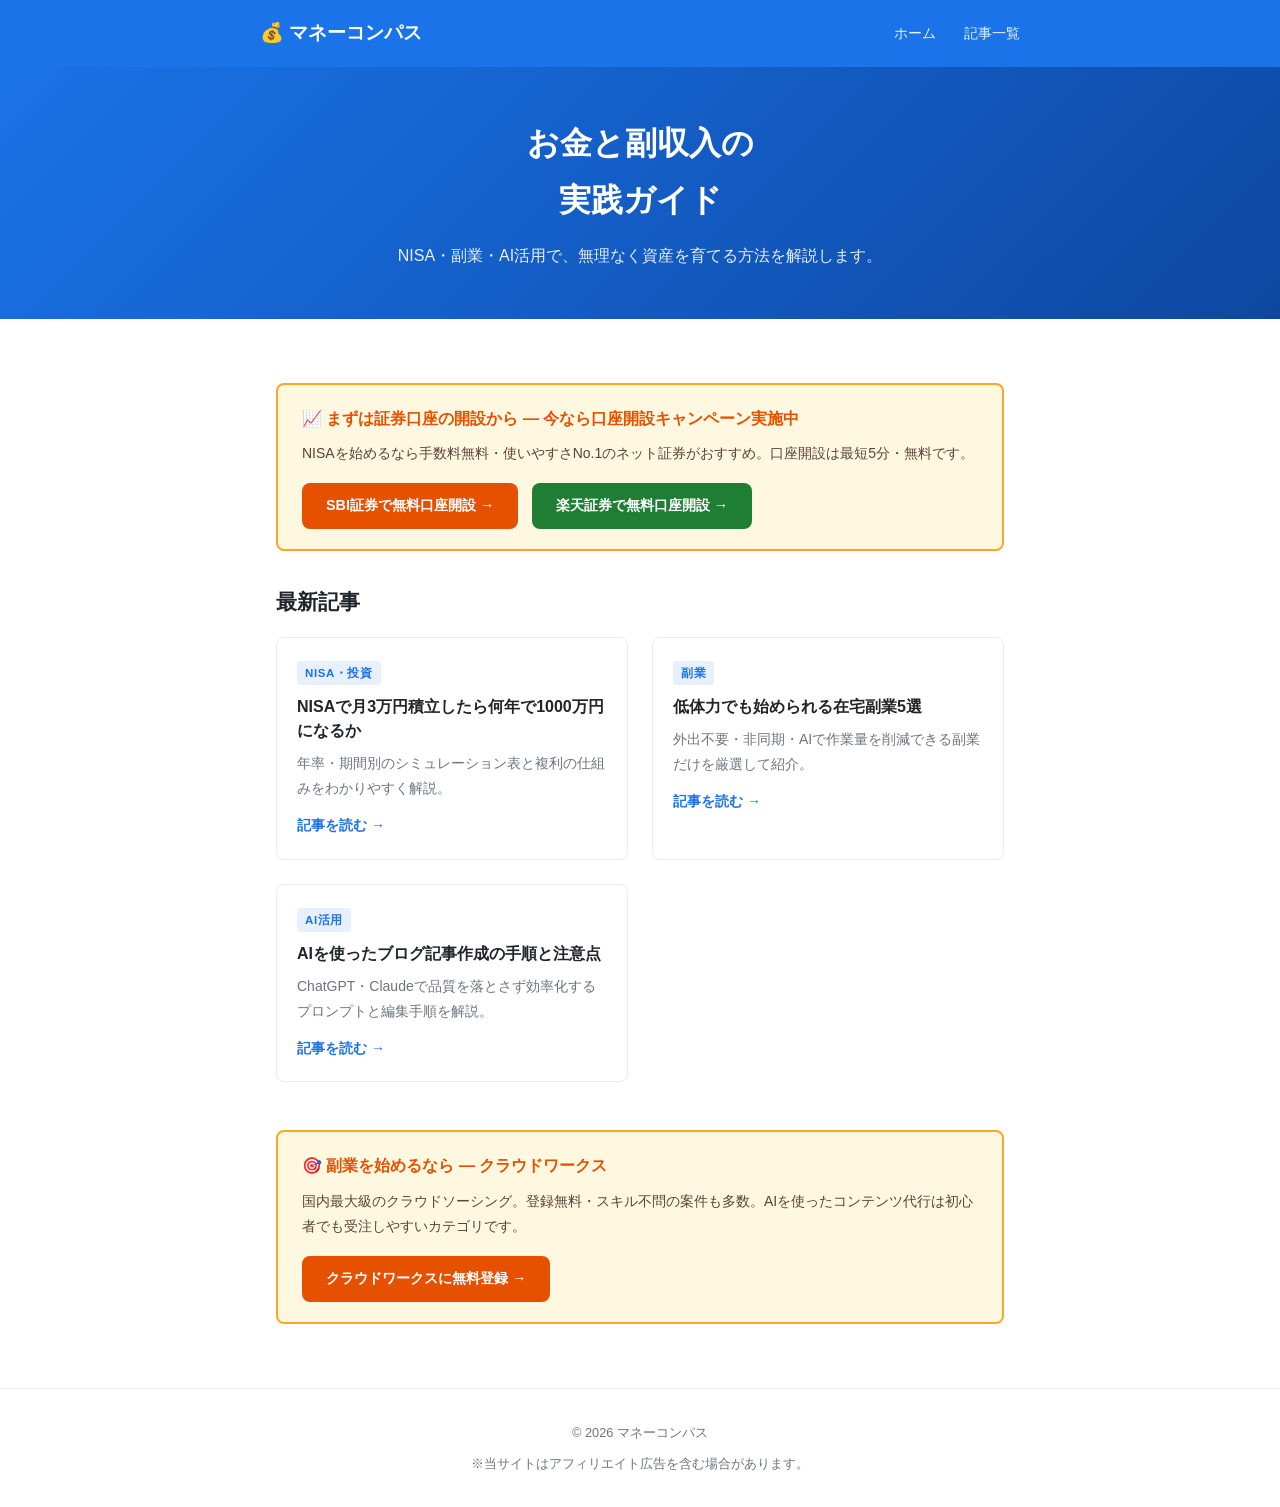
<file: site/index.html>
<!DOCTYPE html>
<html lang="ja">
<head>
  <meta charset="UTF-8">
  <meta name="viewport" content="width=device-width, initial-scale=1.0">
  <title>マネーコンパス｜NISA・副業・AI活用で資産を増やす</title>
  <meta name="description" content="NISAの始め方・副業の選び方・AIを使ったコンテンツ作成まで、お金と副収入に関する実践的な情報をわかりやすく解説します。">
  <meta property="og:title" content="マネーコンパス｜NISA・副業・AI活用で資産を増やす">
  <meta property="og:description" content="NISAの始め方・副業の選び方・AIを使ったコンテンツ作成まで、実践的な情報を解説。">
  <meta property="og:type" content="website">
  <link rel="stylesheet" href="style.css">
</head>
<body>

<header>
  <div class="header-inner">
    <a class="site-name" href="/">💰 マネーコンパス</a>
    <nav>
      <a href="/">ホーム</a>
      <a href="#articles">記事一覧</a>
    </nav>
  </div>
</header>

<section class="hero">
  <h1>お金と副収入の<br>実践ガイド</h1>
  <p>NISA・副業・AI活用で、無理なく資産を育てる方法を解説します。</p>
</section>

<div class="container">

  <!-- おすすめ証券口座 CTA -->
  <div class="cta-box">
    <h3>📈 まずは証券口座の開設から — 今なら口座開設キャンペーン実施中</h3>
    <p>NISAを始めるなら手数料無料・使いやすさNo.1のネット証券がおすすめ。口座開設は最短5分・無料です。</p>
    <!-- ↓ ここにSBI証券などのアフィリエイトリンクを設置 -->
    <a class="btn btn-primary" href="#affiliate-sbi" rel="nofollow">SBI証券で無料口座開設 →</a>
    &nbsp;
    <a class="btn btn-green" href="#affiliate-rakuten" rel="nofollow">楽天証券で無料口座開設 →</a>
  </div>

  <!-- 記事一覧 -->
  <h2 id="articles" style="font-size:1.3rem; margin: 2rem 0 1rem; border:none; padding:0;">最新記事</h2>
  <div class="card-grid">

    <div class="card">
      <div class="card-body">
        <span class="card-tag">NISA・投資</span>
        <h2>NISAで月3万円積立したら何年で1000万円になるか</h2>
        <p>年率・期間別のシミュレーション表と複利の仕組みをわかりやすく解説。</p>
        <a class="card-link" href="articles/nisa-simulation.html">記事を読む →</a>
      </div>
    </div>

    <div class="card">
      <div class="card-body">
        <span class="card-tag">副業</span>
        <h2>低体力でも始められる在宅副業5選</h2>
        <p>外出不要・非同期・AIで作業量を削減できる副業だけを厳選して紹介。</p>
        <a class="card-link" href="articles/side-job-low-energy.html">記事を読む →</a>
      </div>
    </div>

    <div class="card">
      <div class="card-body">
        <span class="card-tag">AI活用</span>
        <h2>AIを使ったブログ記事作成の手順と注意点</h2>
        <p>ChatGPT・Claudeで品質を落とさず効率化するプロンプトと編集手順を解説。</p>
        <a class="card-link" href="articles/ai-blog-writing.html">記事を読む →</a>
      </div>
    </div>

  </div>

  <!-- 下部CTA -->
  <div class="cta-box" style="margin-top: 3rem;">
    <h3>🎯 副業を始めるなら — クラウドワークス</h3>
    <p>国内最大級のクラウドソーシング。登録無料・スキル不問の案件も多数。AIを使ったコンテンツ代行は初心者でも受注しやすいカテゴリです。</p>
    <!-- ↓ ここにクラウドワークスのアフィリエイトリンクを設置 -->
    <a class="btn btn-primary" href="#affiliate-cw" rel="nofollow">クラウドワークスに無料登録 →</a>
  </div>

</div>

<footer>
  <p>&copy; 2026 マネーコンパス</p>
  <p style="margin-top:0.5rem;">※当サイトはアフィリエイト広告を含む場合があります。</p>
</footer>

</body>
</html>
</file>
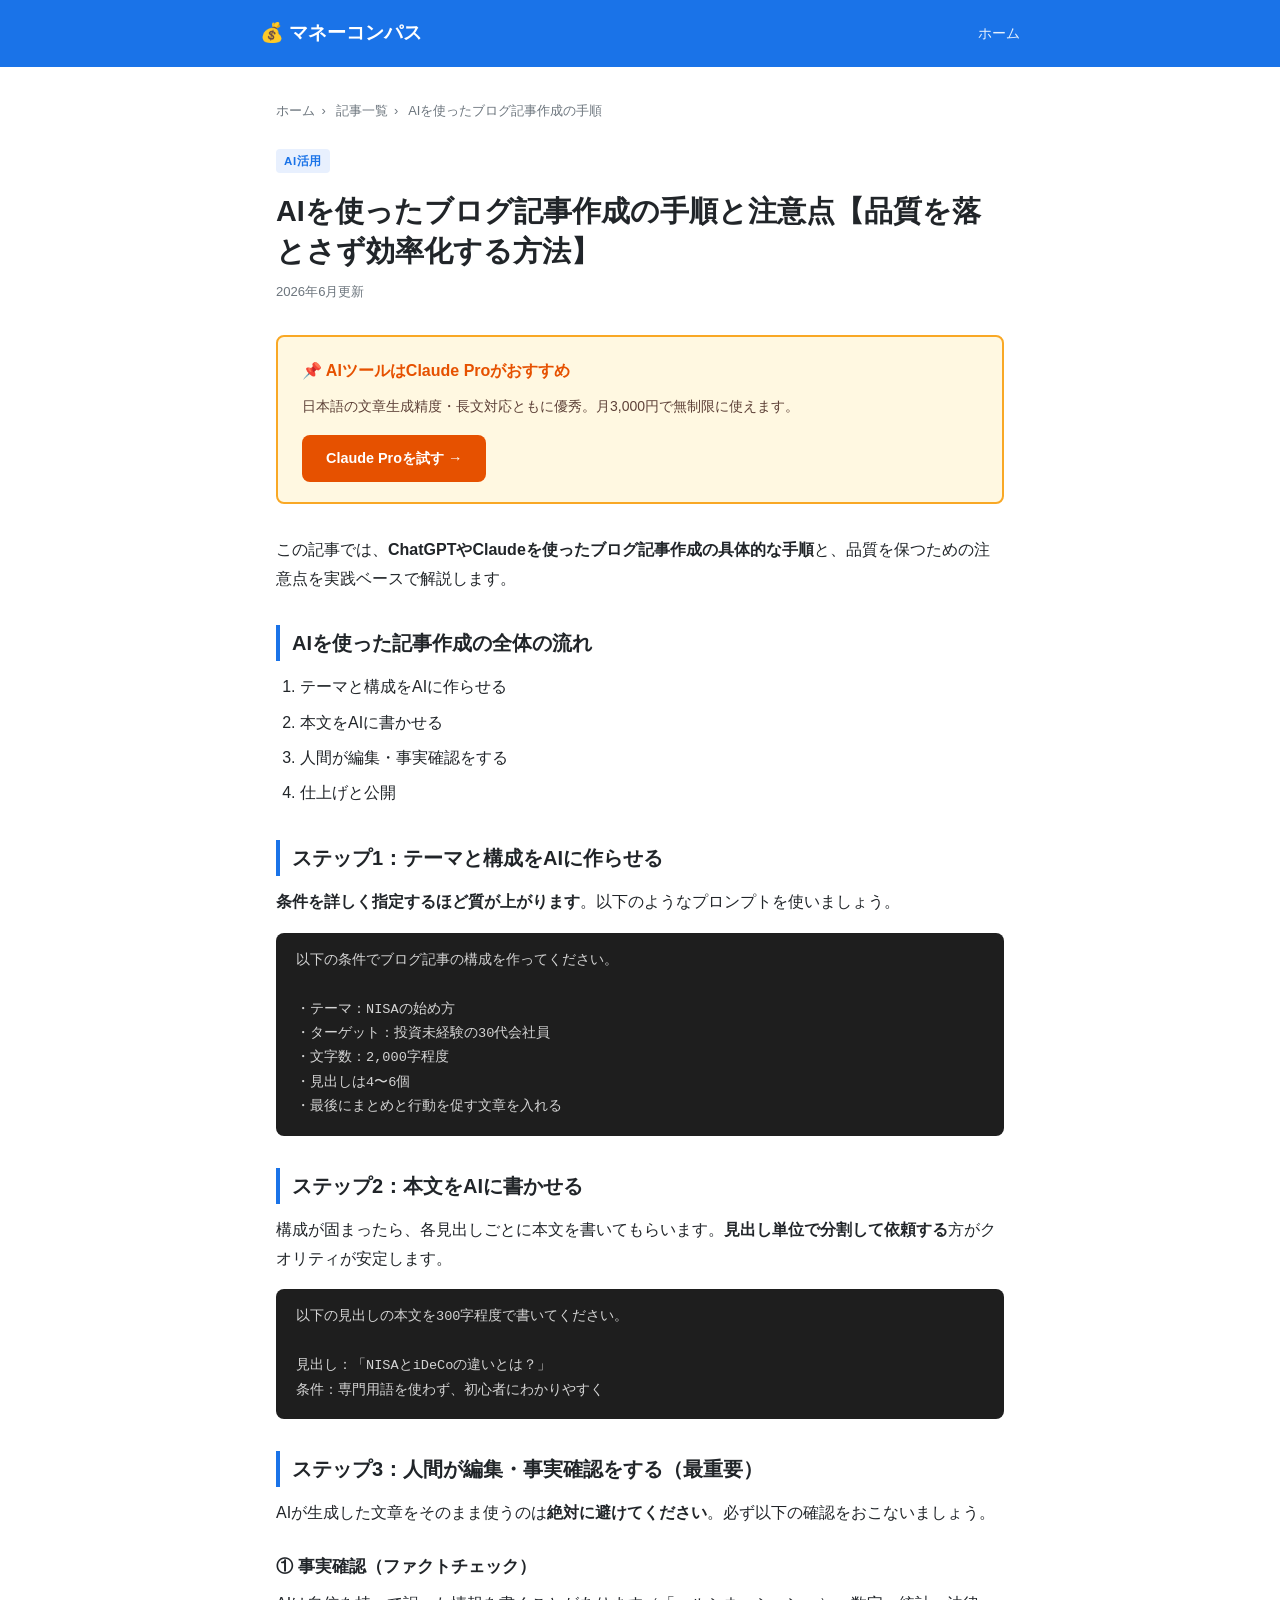
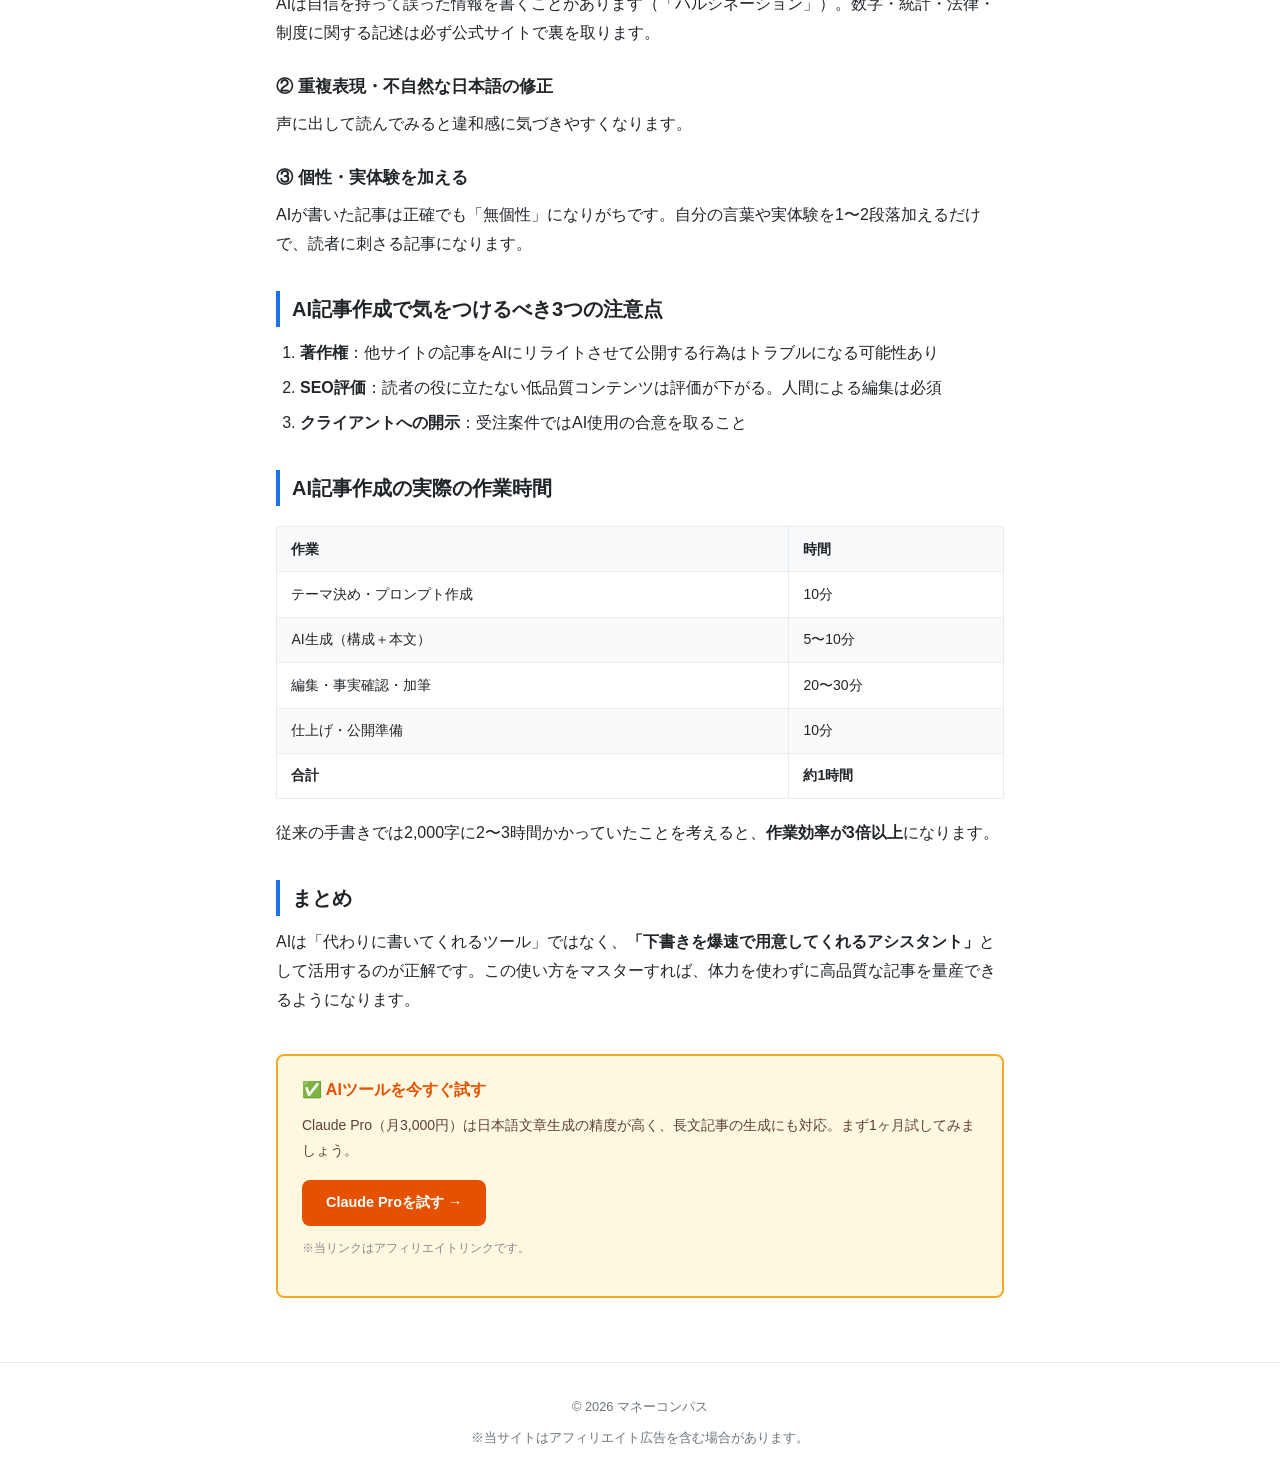
<file: site/articles/ai-blog-writing.html>
<!DOCTYPE html>
<html lang="ja">
<head>
  <meta charset="UTF-8">
  <meta name="viewport" content="width=device-width, initial-scale=1.0">
  <title>AIを使ったブログ記事作成の手順と注意点【品質を落とさず効率化】｜マネーコンパス</title>
  <meta name="description" content="ChatGPT・Claudeを使ったブログ記事作成の具体的な4ステップと、著作権・SEO・品質に関する注意点を実践ベースで解説。">
  <link rel="stylesheet" href="../style.css">
</head>
<body>

<header>
  <div class="header-inner">
    <a class="site-name" href="/">💰 マネーコンパス</a>
    <nav><a href="/">ホーム</a></nav>
  </div>
</header>

<div class="container">
  <div class="breadcrumb">
    <a href="/">ホーム</a><span>›</span>
    <a href="/#articles">記事一覧</a><span>›</span>
    AIを使ったブログ記事作成の手順
  </div>

  <div class="article-header">
    <span class="card-tag">AI活用</span>
    <h1>AIを使ったブログ記事作成の手順と注意点【品質を落とさず効率化する方法】</h1>
    <p class="article-meta">2026年6月更新</p>
  </div>

  <!-- アフィリエイトCTA -->
  <div class="cta-box">
    <h3>📌 AIツールはClaude Proがおすすめ</h3>
    <p>日本語の文章生成精度・長文対応ともに優秀。月3,000円で無制限に使えます。</p>
    <a class="btn btn-primary" href="#affiliate-claude" rel="nofollow">Claude Proを試す →</a>
  </div>

  <article>

    <p>この記事では、<strong>ChatGPTやClaudeを使ったブログ記事作成の具体的な手順</strong>と、品質を保つための注意点を実践ベースで解説します。</p>

    <h2>AIを使った記事作成の全体の流れ</h2>
    <ol>
      <li>テーマと構成をAIに作らせる</li>
      <li>本文をAIに書かせる</li>
      <li>人間が編集・事実確認をする</li>
      <li>仕上げと公開</li>
    </ol>

    <h2>ステップ1：テーマと構成をAIに作らせる</h2>
    <p><strong>条件を詳しく指定するほど質が上がります</strong>。以下のようなプロンプトを使いましょう。</p>
    <pre><code>以下の条件でブログ記事の構成を作ってください。

・テーマ：NISAの始め方
・ターゲット：投資未経験の30代会社員
・文字数：2,000字程度
・見出しは4〜6個
・最後にまとめと行動を促す文章を入れる</code></pre>

    <h2>ステップ2：本文をAIに書かせる</h2>
    <p>構成が固まったら、各見出しごとに本文を書いてもらいます。<strong>見出し単位で分割して依頼する</strong>方がクオリティが安定します。</p>
    <pre><code>以下の見出しの本文を300字程度で書いてください。

見出し：「NISAとiDeCoの違いとは？」
条件：専門用語を使わず、初心者にわかりやすく</code></pre>

    <h2>ステップ3：人間が編集・事実確認をする（最重要）</h2>
    <p>AIが生成した文章をそのまま使うのは<strong>絶対に避けてください</strong>。必ず以下の確認をおこないましょう。</p>

    <h3>① 事実確認（ファクトチェック）</h3>
    <p>AIは自信を持って誤った情報を書くことがあります（「ハルシネーション」）。数字・統計・法律・制度に関する記述は必ず公式サイトで裏を取ります。</p>

    <h3>② 重複表現・不自然な日本語の修正</h3>
    <p>声に出して読んでみると違和感に気づきやすくなります。</p>

    <h3>③ 個性・実体験を加える</h3>
    <p>AIが書いた記事は正確でも「無個性」になりがちです。自分の言葉や実体験を1〜2段落加えるだけで、読者に刺さる記事になります。</p>

    <h2>AI記事作成で気をつけるべき3つの注意点</h2>
    <ol>
      <li><strong>著作権</strong>：他サイトの記事をAIにリライトさせて公開する行為はトラブルになる可能性あり</li>
      <li><strong>SEO評価</strong>：読者の役に立たない低品質コンテンツは評価が下がる。人間による編集は必須</li>
      <li><strong>クライアントへの開示</strong>：受注案件ではAI使用の合意を取ること</li>
    </ol>

    <h2>AI記事作成の実際の作業時間</h2>
    <table>
      <thead><tr><th>作業</th><th>時間</th></tr></thead>
      <tbody>
        <tr><td>テーマ決め・プロンプト作成</td><td>10分</td></tr>
        <tr><td>AI生成（構成＋本文）</td><td>5〜10分</td></tr>
        <tr><td>編集・事実確認・加筆</td><td>20〜30分</td></tr>
        <tr><td>仕上げ・公開準備</td><td>10分</td></tr>
        <tr><td><strong>合計</strong></td><td><strong>約1時間</strong></td></tr>
      </tbody>
    </table>
    <p>従来の手書きでは2,000字に2〜3時間かかっていたことを考えると、<strong>作業効率が3倍以上</strong>になります。</p>

    <h2>まとめ</h2>
    <p>AIは「代わりに書いてくれるツール」ではなく、<strong>「下書きを爆速で用意してくれるアシスタント」</strong>として活用するのが正解です。この使い方をマスターすれば、体力を使わずに高品質な記事を量産できるようになります。</p>

  </article>

  <div class="cta-box" style="margin-top:2.5rem;">
    <h3>✅ AIツールを今すぐ試す</h3>
    <p>Claude Pro（月3,000円）は日本語文章生成の精度が高く、長文記事の生成にも対応。まず1ヶ月試してみましょう。</p>
    <a class="btn btn-primary" href="#affiliate-claude" rel="nofollow">Claude Proを試す →</a>
    <p style="font-size:0.75rem; color:#888; margin-top:0.75rem;">※当リンクはアフィリエイトリンクです。</p>
  </div>

</div>

<footer>
  <p>&copy; 2026 マネーコンパス</p>
  <p style="margin-top:0.5rem;">※当サイトはアフィリエイト広告を含む場合があります。</p>
</footer>

</body>
</html>
</file>
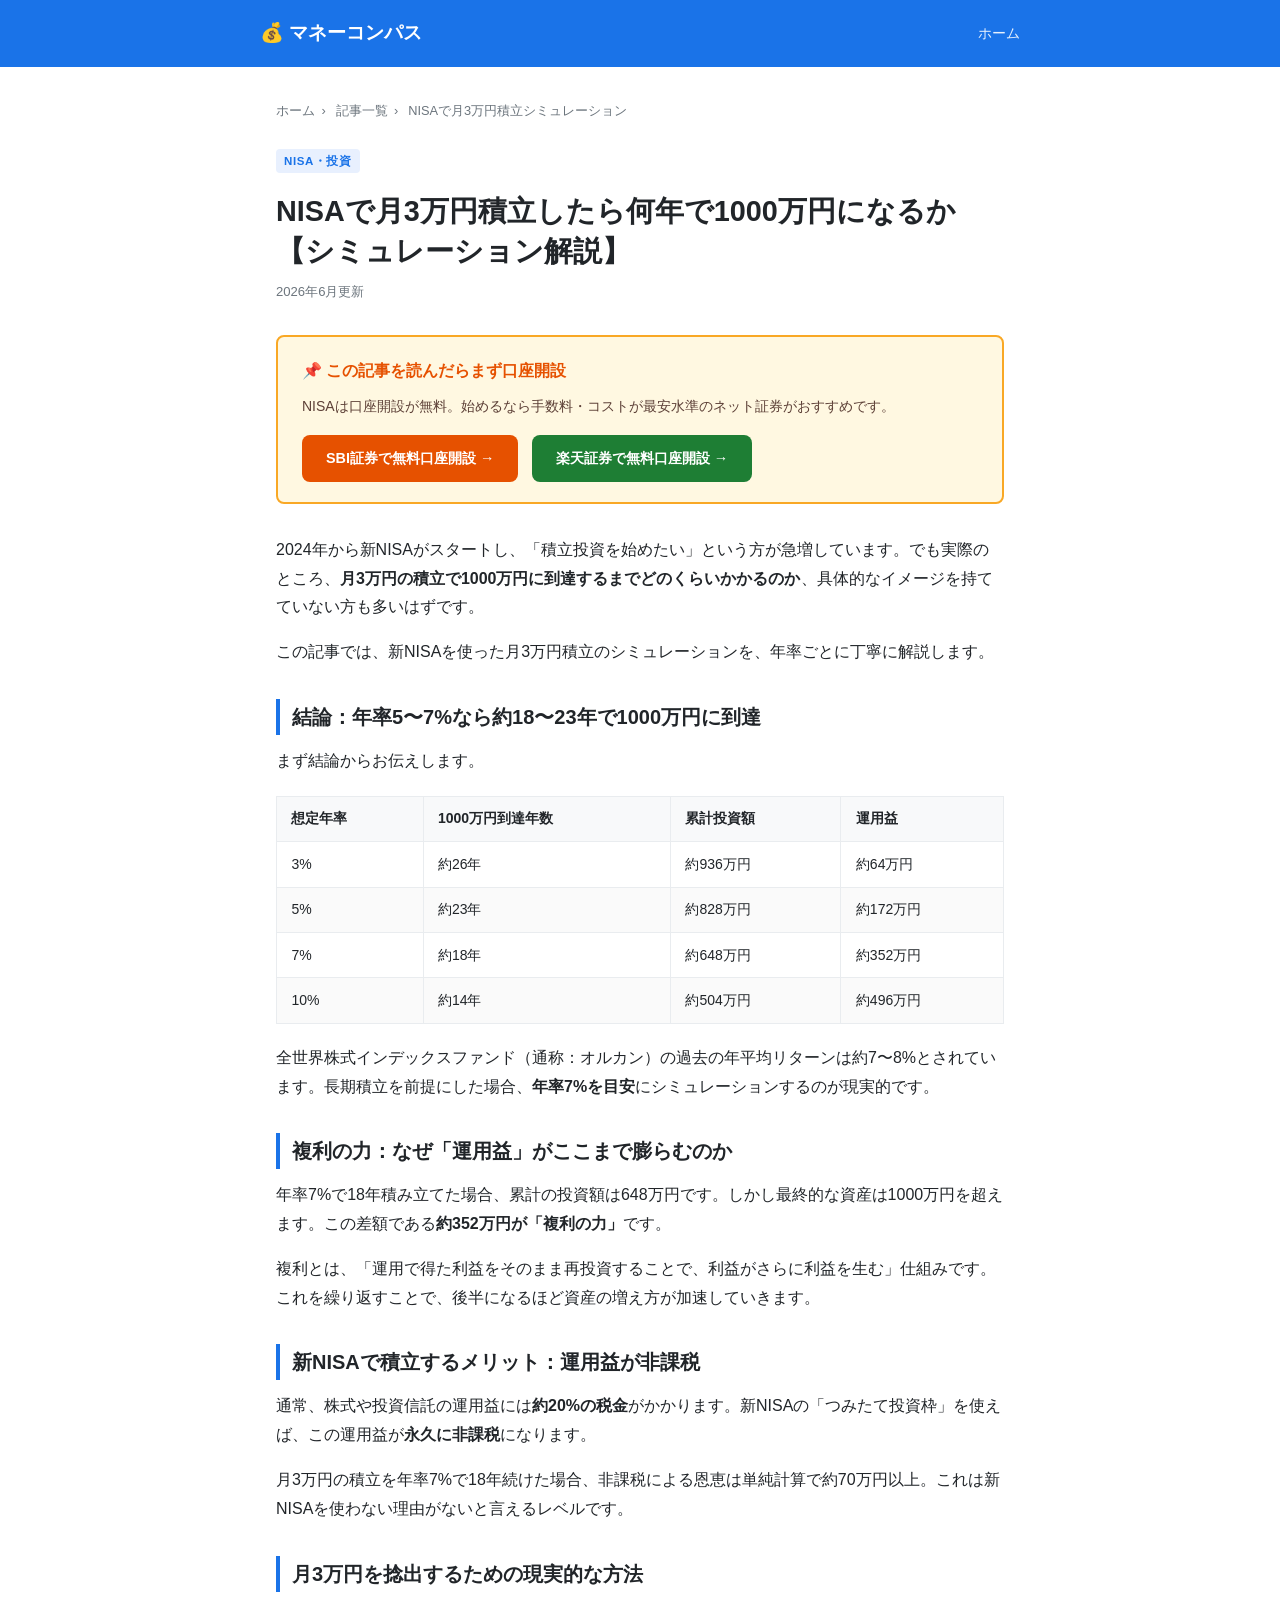
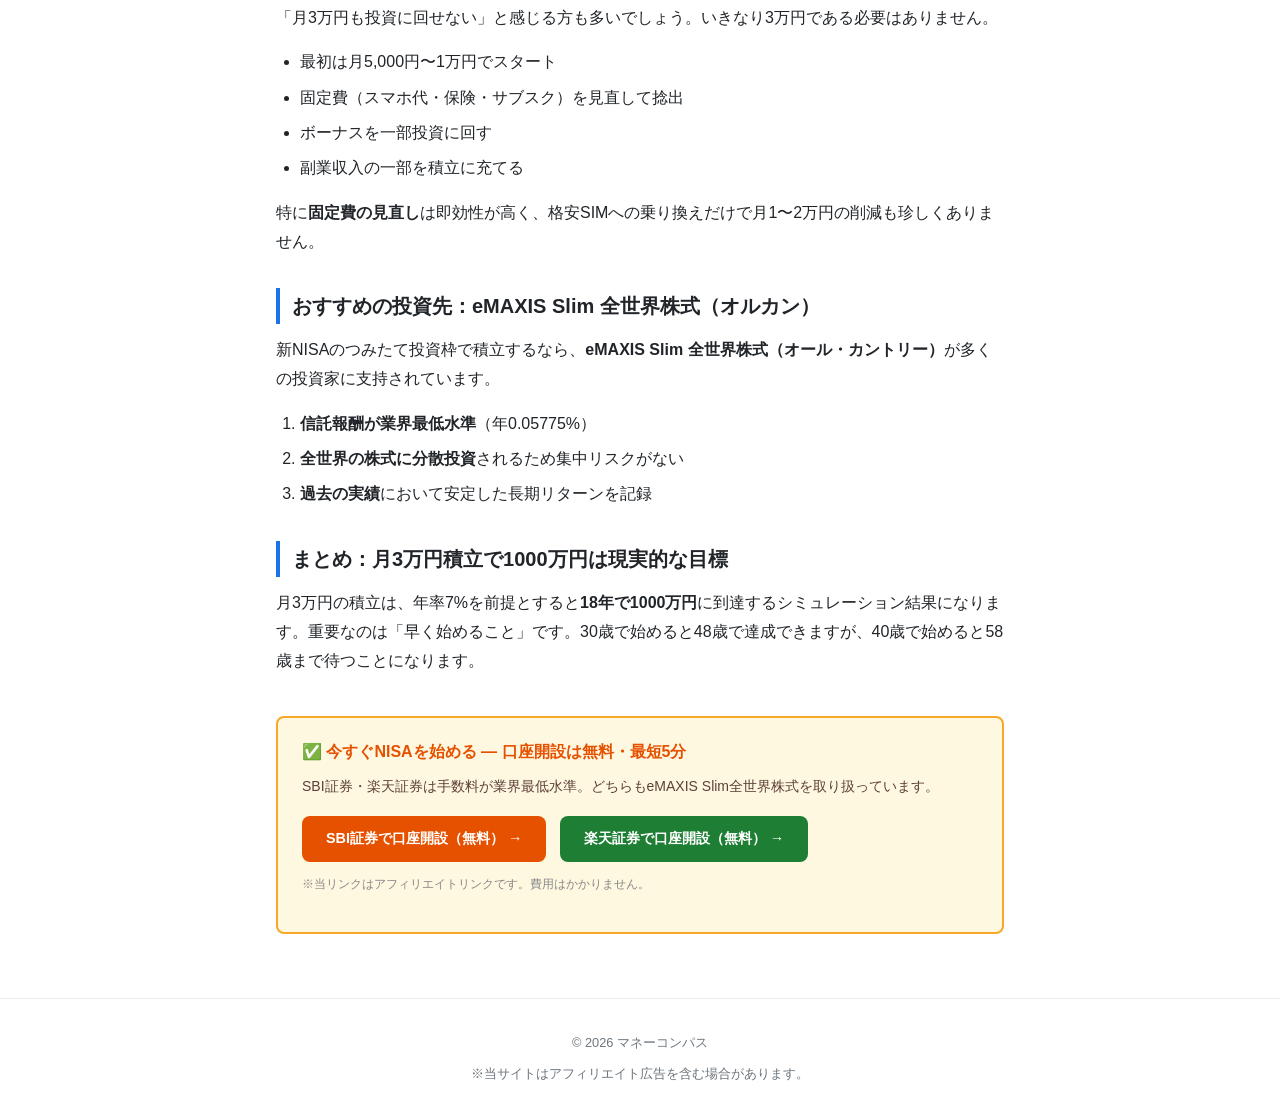
<file: site/articles/nisa-simulation.html>
<!DOCTYPE html>
<html lang="ja">
<head>
  <meta charset="UTF-8">
  <meta name="viewport" content="width=device-width, initial-scale=1.0">
  <title>NISAで月3万円積立したら何年で1000万円になるか【シミュレーション】｜マネーコンパス</title>
  <meta name="description" content="NISAで月3万円を積立した場合、年率3〜10%別に何年で1000万円に到達するかをシミュレーション表で解説。複利の仕組みと最適な投資先も紹介。">
  <link rel="stylesheet" href="../style.css">
</head>
<body>

<header>
  <div class="header-inner">
    <a class="site-name" href="/">💰 マネーコンパス</a>
    <nav><a href="/">ホーム</a></nav>
  </div>
</header>

<div class="container">
  <div class="breadcrumb">
    <a href="/">ホーム</a><span>›</span>
    <a href="/#articles">記事一覧</a><span>›</span>
    NISAで月3万円積立シミュレーション
  </div>

  <div class="article-header">
    <span class="card-tag">NISA・投資</span>
    <h1>NISAで月3万円積立したら何年で1000万円になるか【シミュレーション解説】</h1>
    <p class="article-meta">2026年6月更新</p>
  </div>

  <!-- アフィリエイトCTA（記事冒頭） -->
  <div class="cta-box">
    <h3>📌 この記事を読んだらまず口座開設</h3>
    <p>NISAは口座開設が無料。始めるなら手数料・コストが最安水準のネット証券がおすすめです。</p>
    <a class="btn btn-primary" href="#affiliate-sbi" rel="nofollow">SBI証券で無料口座開設 →</a>
    &nbsp;
    <a class="btn btn-green" href="#affiliate-rakuten" rel="nofollow">楽天証券で無料口座開設 →</a>
  </div>

  <article>

    <p>2024年から新NISAがスタートし、「積立投資を始めたい」という方が急増しています。でも実際のところ、<strong>月3万円の積立で1000万円に到達するまでどのくらいかかるのか</strong>、具体的なイメージを持てていない方も多いはずです。</p>
    <p>この記事では、新NISAを使った月3万円積立のシミュレーションを、年率ごとに丁寧に解説します。</p>

    <h2>結論：年率5〜7%なら約18〜23年で1000万円に到達</h2>
    <p>まず結論からお伝えします。</p>
    <table>
      <thead><tr><th>想定年率</th><th>1000万円到達年数</th><th>累計投資額</th><th>運用益</th></tr></thead>
      <tbody>
        <tr><td>3%</td><td>約26年</td><td>約936万円</td><td>約64万円</td></tr>
        <tr><td>5%</td><td>約23年</td><td>約828万円</td><td>約172万円</td></tr>
        <tr><td>7%</td><td>約18年</td><td>約648万円</td><td>約352万円</td></tr>
        <tr><td>10%</td><td>約14年</td><td>約504万円</td><td>約496万円</td></tr>
      </tbody>
    </table>
    <p>全世界株式インデックスファンド（通称：オルカン）の過去の年平均リターンは約7〜8%とされています。長期積立を前提にした場合、<strong>年率7%を目安</strong>にシミュレーションするのが現実的です。</p>

    <h2>複利の力：なぜ「運用益」がここまで膨らむのか</h2>
    <p>年率7%で18年積み立てた場合、累計の投資額は648万円です。しかし最終的な資産は1000万円を超えます。この差額である<strong>約352万円が「複利の力」</strong>です。</p>
    <p>複利とは、「運用で得た利益をそのまま再投資することで、利益がさらに利益を生む」仕組みです。これを繰り返すことで、後半になるほど資産の増え方が加速していきます。</p>

    <h2>新NISAで積立するメリット：運用益が非課税</h2>
    <p>通常、株式や投資信託の運用益には<strong>約20%の税金</strong>がかかります。新NISAの「つみたて投資枠」を使えば、この運用益が<strong>永久に非課税</strong>になります。</p>
    <p>月3万円の積立を年率7%で18年続けた場合、非課税による恩恵は単純計算で約70万円以上。これは新NISAを使わない理由がないと言えるレベルです。</p>

    <h2>月3万円を捻出するための現実的な方法</h2>
    <p>「月3万円も投資に回せない」と感じる方も多いでしょう。いきなり3万円である必要はありません。</p>
    <ul>
      <li>最初は月5,000円〜1万円でスタート</li>
      <li>固定費（スマホ代・保険・サブスク）を見直して捻出</li>
      <li>ボーナスを一部投資に回す</li>
      <li>副業収入の一部を積立に充てる</li>
    </ul>
    <p>特に<strong>固定費の見直し</strong>は即効性が高く、格安SIMへの乗り換えだけで月1〜2万円の削減も珍しくありません。</p>

    <h2>おすすめの投資先：eMAXIS Slim 全世界株式（オルカン）</h2>
    <p>新NISAのつみたて投資枠で積立するなら、<strong>eMAXIS Slim 全世界株式（オール・カントリー）</strong>が多くの投資家に支持されています。</p>
    <ol>
      <li><strong>信託報酬が業界最低水準</strong>（年0.05775%）</li>
      <li><strong>全世界の株式に分散投資</strong>されるため集中リスクがない</li>
      <li><strong>過去の実績</strong>において安定した長期リターンを記録</li>
    </ol>

    <h2>まとめ：月3万円積立で1000万円は現実的な目標</h2>
    <p>月3万円の積立は、年率7%を前提とすると<strong>18年で1000万円</strong>に到達するシミュレーション結果になります。重要なのは「早く始めること」です。30歳で始めると48歳で達成できますが、40歳で始めると58歳まで待つことになります。</p>

  </article>

  <!-- アフィリエイトCTA（記事末尾） -->
  <div class="cta-box" style="margin-top: 2.5rem;">
    <h3>✅ 今すぐNISAを始める — 口座開設は無料・最短5分</h3>
    <p>SBI証券・楽天証券は手数料が業界最低水準。どちらもeMAXIS Slim全世界株式を取り扱っています。</p>
    <a class="btn btn-primary" href="#affiliate-sbi" rel="nofollow">SBI証券で口座開設（無料） →</a>
    &nbsp;
    <a class="btn btn-green" href="#affiliate-rakuten" rel="nofollow">楽天証券で口座開設（無料） →</a>
    <p style="font-size:0.75rem; color:#888; margin-top:0.75rem;">※当リンクはアフィリエイトリンクです。費用はかかりません。</p>
  </div>

</div>

<footer>
  <p>&copy; 2026 マネーコンパス</p>
  <p style="margin-top:0.5rem;">※当サイトはアフィリエイト広告を含む場合があります。</p>
</footer>

</body>
</html>
</file>
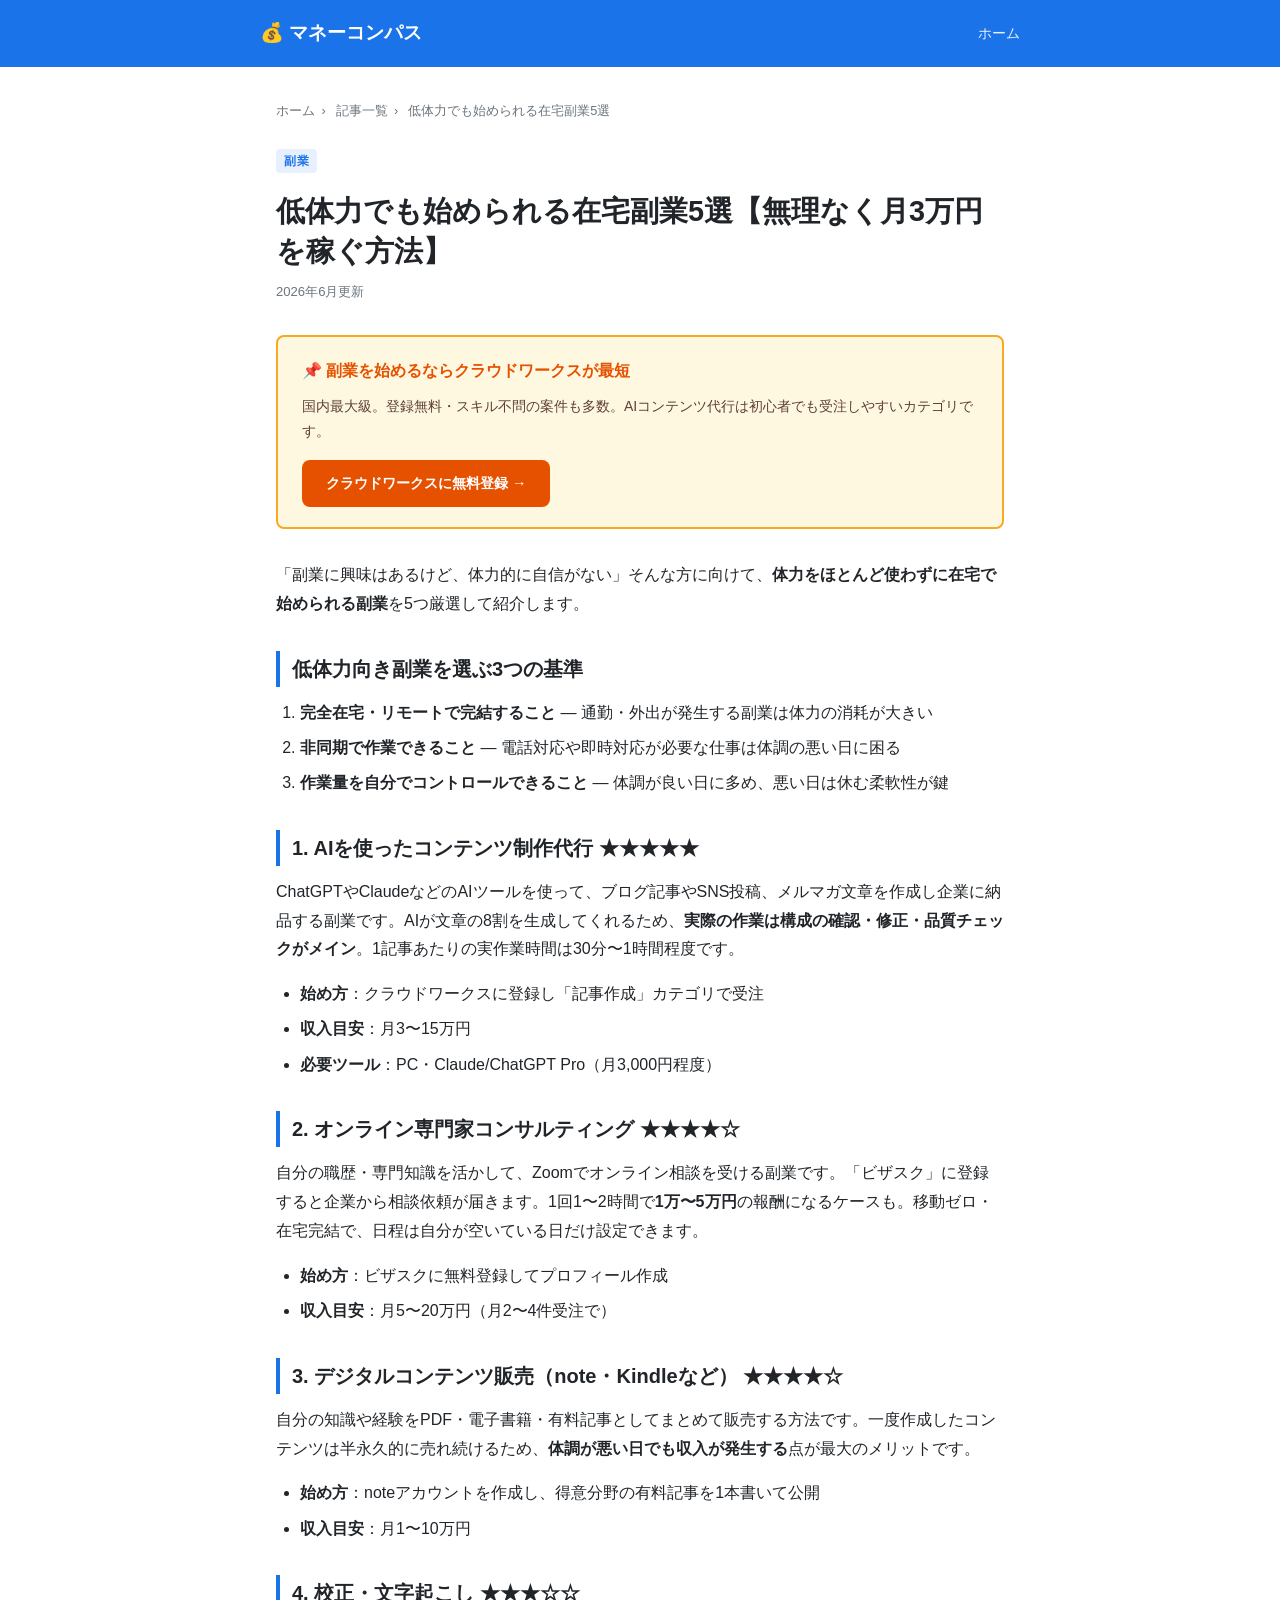
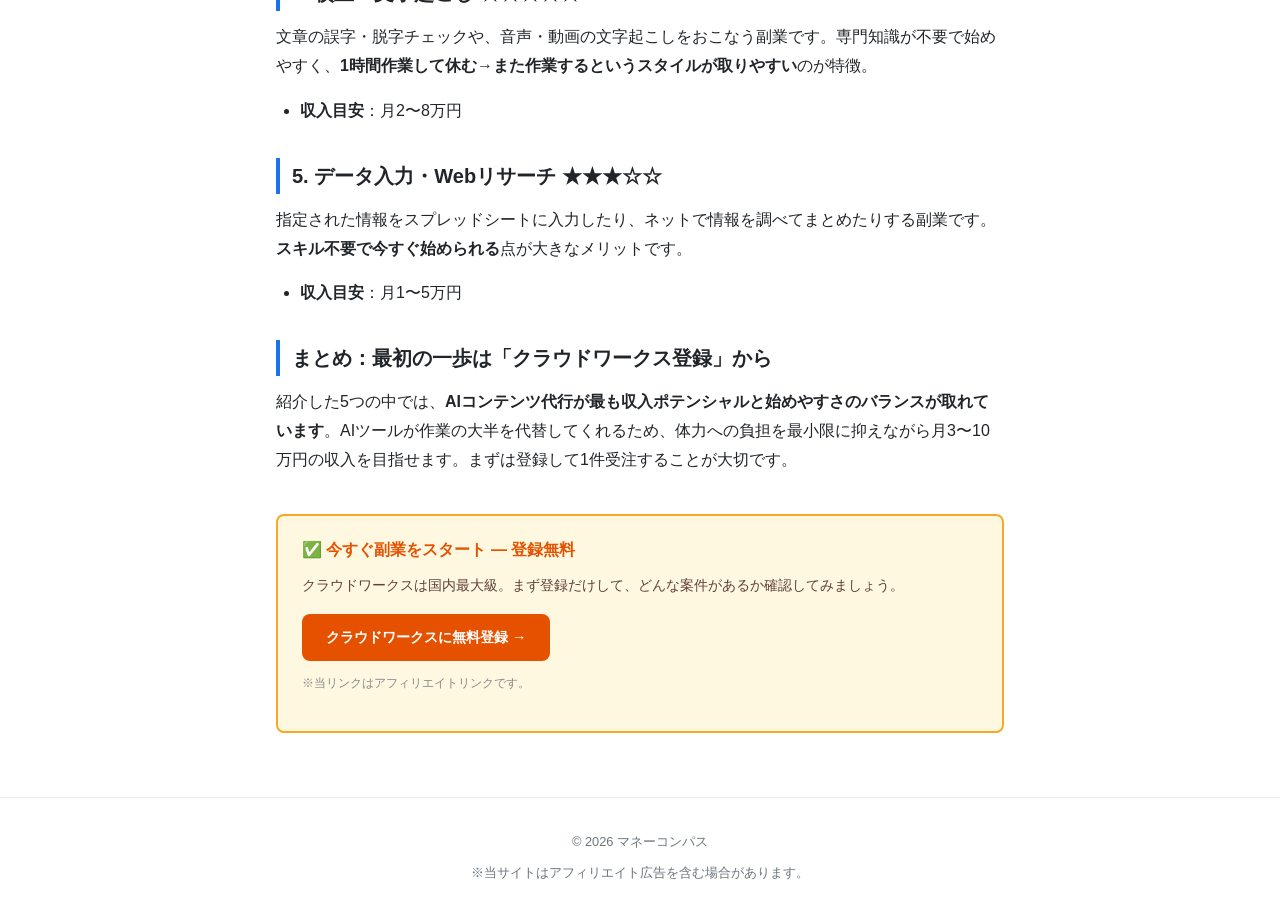
<file: site/articles/side-job-low-energy.html>
<!DOCTYPE html>
<html lang="ja">
<head>
  <meta charset="UTF-8">
  <meta name="viewport" content="width=device-width, initial-scale=1.0">
  <title>低体力でも始められる在宅副業5選【無理なく月3万円】｜マネーコンパス</title>
  <meta name="description" content="体力に自信がない方向けに、外出不要・非同期・AIで作業量を削減できる在宅副業を5つ厳選。AIコンテンツ代行・コンサル・デジタル販売など。">
  <link rel="stylesheet" href="../style.css">
</head>
<body>

<header>
  <div class="header-inner">
    <a class="site-name" href="/">💰 マネーコンパス</a>
    <nav><a href="/">ホーム</a></nav>
  </div>
</header>

<div class="container">
  <div class="breadcrumb">
    <a href="/">ホーム</a><span>›</span>
    <a href="/#articles">記事一覧</a><span>›</span>
    低体力でも始められる在宅副業5選
  </div>

  <div class="article-header">
    <span class="card-tag">副業</span>
    <h1>低体力でも始められる在宅副業5選【無理なく月3万円を稼ぐ方法】</h1>
    <p class="article-meta">2026年6月更新</p>
  </div>

  <!-- アフィリエイトCTA -->
  <div class="cta-box">
    <h3>📌 副業を始めるならクラウドワークスが最短</h3>
    <p>国内最大級。登録無料・スキル不問の案件も多数。AIコンテンツ代行は初心者でも受注しやすいカテゴリです。</p>
    <a class="btn btn-primary" href="#affiliate-cw" rel="nofollow">クラウドワークスに無料登録 →</a>
  </div>

  <article>

    <p>「副業に興味はあるけど、体力的に自信がない」そんな方に向けて、<strong>体力をほとんど使わずに在宅で始められる副業</strong>を5つ厳選して紹介します。</p>

    <h2>低体力向き副業を選ぶ3つの基準</h2>
    <ol>
      <li><strong>完全在宅・リモートで完結すること</strong> — 通勤・外出が発生する副業は体力の消耗が大きい</li>
      <li><strong>非同期で作業できること</strong> — 電話対応や即時対応が必要な仕事は体調の悪い日に困る</li>
      <li><strong>作業量を自分でコントロールできること</strong> — 体調が良い日に多め、悪い日は休む柔軟性が鍵</li>
    </ol>

    <h2>1. AIを使ったコンテンツ制作代行 ★★★★★</h2>
    <p>ChatGPTやClaudeなどのAIツールを使って、ブログ記事やSNS投稿、メルマガ文章を作成し企業に納品する副業です。AIが文章の8割を生成してくれるため、<strong>実際の作業は構成の確認・修正・品質チェックがメイン</strong>。1記事あたりの実作業時間は30分〜1時間程度です。</p>
    <ul>
      <li><strong>始め方</strong>：クラウドワークスに登録し「記事作成」カテゴリで受注</li>
      <li><strong>収入目安</strong>：月3〜15万円</li>
      <li><strong>必要ツール</strong>：PC・Claude/ChatGPT Pro（月3,000円程度）</li>
    </ul>

    <h2>2. オンライン専門家コンサルティング ★★★★☆</h2>
    <p>自分の職歴・専門知識を活かして、Zoomでオンライン相談を受ける副業です。「ビザスク」に登録すると企業から相談依頼が届きます。1回1〜2時間で<strong>1万〜5万円</strong>の報酬になるケースも。移動ゼロ・在宅完結で、日程は自分が空いている日だけ設定できます。</p>
    <ul>
      <li><strong>始め方</strong>：ビザスクに無料登録してプロフィール作成</li>
      <li><strong>収入目安</strong>：月5〜20万円（月2〜4件受注で）</li>
    </ul>

    <h2>3. デジタルコンテンツ販売（note・Kindleなど） ★★★★☆</h2>
    <p>自分の知識や経験をPDF・電子書籍・有料記事としてまとめて販売する方法です。一度作成したコンテンツは半永久的に売れ続けるため、<strong>体調が悪い日でも収入が発生する</strong>点が最大のメリットです。</p>
    <ul>
      <li><strong>始め方</strong>：noteアカウントを作成し、得意分野の有料記事を1本書いて公開</li>
      <li><strong>収入目安</strong>：月1〜10万円</li>
    </ul>

    <h2>4. 校正・文字起こし ★★★☆☆</h2>
    <p>文章の誤字・脱字チェックや、音声・動画の文字起こしをおこなう副業です。専門知識が不要で始めやすく、<strong>1時間作業して休む→また作業するというスタイルが取りやすい</strong>のが特徴。</p>
    <ul>
      <li><strong>収入目安</strong>：月2〜8万円</li>
    </ul>

    <h2>5. データ入力・Webリサーチ ★★★☆☆</h2>
    <p>指定された情報をスプレッドシートに入力したり、ネットで情報を調べてまとめたりする副業です。<strong>スキル不要で今すぐ始められる</strong>点が大きなメリットです。</p>
    <ul>
      <li><strong>収入目安</strong>：月1〜5万円</li>
    </ul>

    <h2>まとめ：最初の一歩は「クラウドワークス登録」から</h2>
    <p>紹介した5つの中では、<strong>AIコンテンツ代行が最も収入ポテンシャルと始めやすさのバランスが取れています</strong>。AIツールが作業の大半を代替してくれるため、体力への負担を最小限に抑えながら月3〜10万円の収入を目指せます。まずは登録して1件受注することが大切です。</p>

  </article>

  <div class="cta-box" style="margin-top:2.5rem;">
    <h3>✅ 今すぐ副業をスタート — 登録無料</h3>
    <p>クラウドワークスは国内最大級。まず登録だけして、どんな案件があるか確認してみましょう。</p>
    <a class="btn btn-primary" href="#affiliate-cw" rel="nofollow">クラウドワークスに無料登録 →</a>
    <p style="font-size:0.75rem; color:#888; margin-top:0.75rem;">※当リンクはアフィリエイトリンクです。</p>
  </div>

</div>

<footer>
  <p>&copy; 2026 マネーコンパス</p>
  <p style="margin-top:0.5rem;">※当サイトはアフィリエイト広告を含む場合があります。</p>
</footer>

</body>
</html>
</file>
<file: site/style.css>
*, *::before, *::after { box-sizing: border-box; margin: 0; padding: 0; }

:root {
  --bg: #ffffff;
  --surface: #f8f9fa;
  --border: #e9ecef;
  --text: #212529;
  --muted: #6c757d;
  --accent: #1a73e8;
  --accent-dark: #1557b0;
  --green: #1e7e34;
  --radius: 8px;
  --max-w: 760px;
}

body {
  font-family: -apple-system, BlinkMacSystemFont, "Hiragino Sans", "Hiragino Kaku Gothic ProN", Meiryo, sans-serif;
  font-size: 16px;
  line-height: 1.8;
  color: var(--text);
  background: var(--bg);
}

a { color: var(--accent); text-decoration: none; }
a:hover { text-decoration: underline; }

/* ── Header ── */
header {
  background: var(--accent);
  color: #fff;
  padding: 0 1rem;
}
.header-inner {
  max-width: var(--max-w);
  margin: 0 auto;
  padding: 1rem 0;
  display: flex;
  align-items: center;
  justify-content: space-between;
}
header .site-name { font-size: 1.2rem; font-weight: 700; color: #fff; }
header nav a { color: rgba(255,255,255,0.9); margin-left: 1.5rem; font-size: 0.9rem; }

/* ── Hero ── */
.hero {
  background: linear-gradient(135deg, #1a73e8 0%, #0d47a1 100%);
  color: #fff;
  text-align: center;
  padding: 3rem 1rem;
}
.hero h1 { font-size: clamp(1.4rem, 4vw, 2rem); font-weight: 800; margin-bottom: 0.75rem; }
.hero p  { font-size: 1rem; opacity: 0.9; max-width: 520px; margin: 0 auto; }

/* ── Layout ── */
.container { max-width: var(--max-w); margin: 0 auto; padding: 2rem 1rem; }

/* ── Card grid ── */
.card-grid { display: grid; gap: 1.5rem; }
@media (min-width: 600px) { .card-grid { grid-template-columns: repeat(2, 1fr); } }

.card {
  border: 1px solid var(--border);
  border-radius: var(--radius);
  overflow: hidden;
  transition: box-shadow 0.2s;
}
.card:hover { box-shadow: 0 4px 16px rgba(0,0,0,0.10); }
.card-body { padding: 1.25rem; }
.card-tag {
  display: inline-block;
  font-size: 0.72rem;
  font-weight: 700;
  padding: 2px 8px;
  border-radius: 4px;
  background: #e8f0fe;
  color: var(--accent);
  margin-bottom: 0.6rem;
  text-transform: uppercase;
  letter-spacing: 0.05em;
}
.card h2 { font-size: 1rem; margin-bottom: 0.5rem; line-height: 1.5; }
.card p  { font-size: 0.875rem; color: var(--muted); }
.card-link { display: block; margin-top: 0.75rem; font-size: 0.875rem; font-weight: 600; }

/* ── Affiliate CTA box ── */
.cta-box {
  background: #fff8e1;
  border: 2px solid #f9a825;
  border-radius: var(--radius);
  padding: 1.25rem 1.5rem;
  margin: 2rem 0;
}
.cta-box h3 { font-size: 1rem; color: #e65100; margin-bottom: 0.5rem; }
.cta-box p  { font-size: 0.875rem; color: #5d4037; margin-bottom: 1rem; }
.btn {
  display: inline-block;
  padding: 0.65rem 1.5rem;
  border-radius: var(--radius);
  font-weight: 700;
  font-size: 0.9rem;
  text-align: center;
  transition: background 0.15s;
}
.btn-primary { background: #e65100; color: #fff; }
.btn-primary:hover { background: #bf360c; text-decoration: none; color: #fff; }
.btn-green   { background: var(--green); color: #fff; }
.btn-green:hover { background: #155724; text-decoration: none; color: #fff; }

/* ── Article page ── */
.article-header { margin-bottom: 2rem; }
.article-header .tag { /* reuse .card-tag */ }
.article-header h1 { font-size: clamp(1.3rem, 4vw, 1.8rem); line-height: 1.4; margin: 0.5rem 0; }
.article-meta { font-size: 0.82rem; color: var(--muted); }

article h2 {
  font-size: 1.25rem;
  margin: 2rem 0 0.75rem;
  padding-left: 0.75rem;
  border-left: 4px solid var(--accent);
}
article h3 { font-size: 1.05rem; margin: 1.5rem 0 0.5rem; }
article p  { margin-bottom: 1rem; }
article ul, article ol { margin: 0.75rem 0 1rem 1.5rem; }
article li { margin-bottom: 0.4rem; }

article table {
  width: 100%;
  border-collapse: collapse;
  margin: 1.25rem 0;
  font-size: 0.875rem;
}
article th, article td {
  border: 1px solid var(--border);
  padding: 0.6rem 0.9rem;
  text-align: left;
}
article th { background: var(--surface); font-weight: 700; }
article tr:nth-child(even) td { background: #fafafa; }

article blockquote {
  border-left: 4px solid var(--accent);
  padding: 0.75rem 1rem;
  color: var(--muted);
  background: var(--surface);
  margin: 1rem 0;
  border-radius: 0 var(--radius) var(--radius) 0;
}
article pre {
  background: #1e1e1e;
  color: #d4d4d4;
  padding: 1rem 1.25rem;
  border-radius: var(--radius);
  overflow-x: auto;
  font-size: 0.85rem;
  margin: 1rem 0;
}
article code { font-family: "SFMono-Regular", Consolas, monospace; }

/* ── Footer ── */
footer {
  border-top: 1px solid var(--border);
  text-align: center;
  padding: 2rem 1rem;
  font-size: 0.8rem;
  color: var(--muted);
}

/* ── Breadcrumb ── */
.breadcrumb { font-size: 0.8rem; color: var(--muted); margin-bottom: 1.5rem; }
.breadcrumb a { color: var(--muted); }
.breadcrumb span { margin: 0 0.4rem; }
</file>
